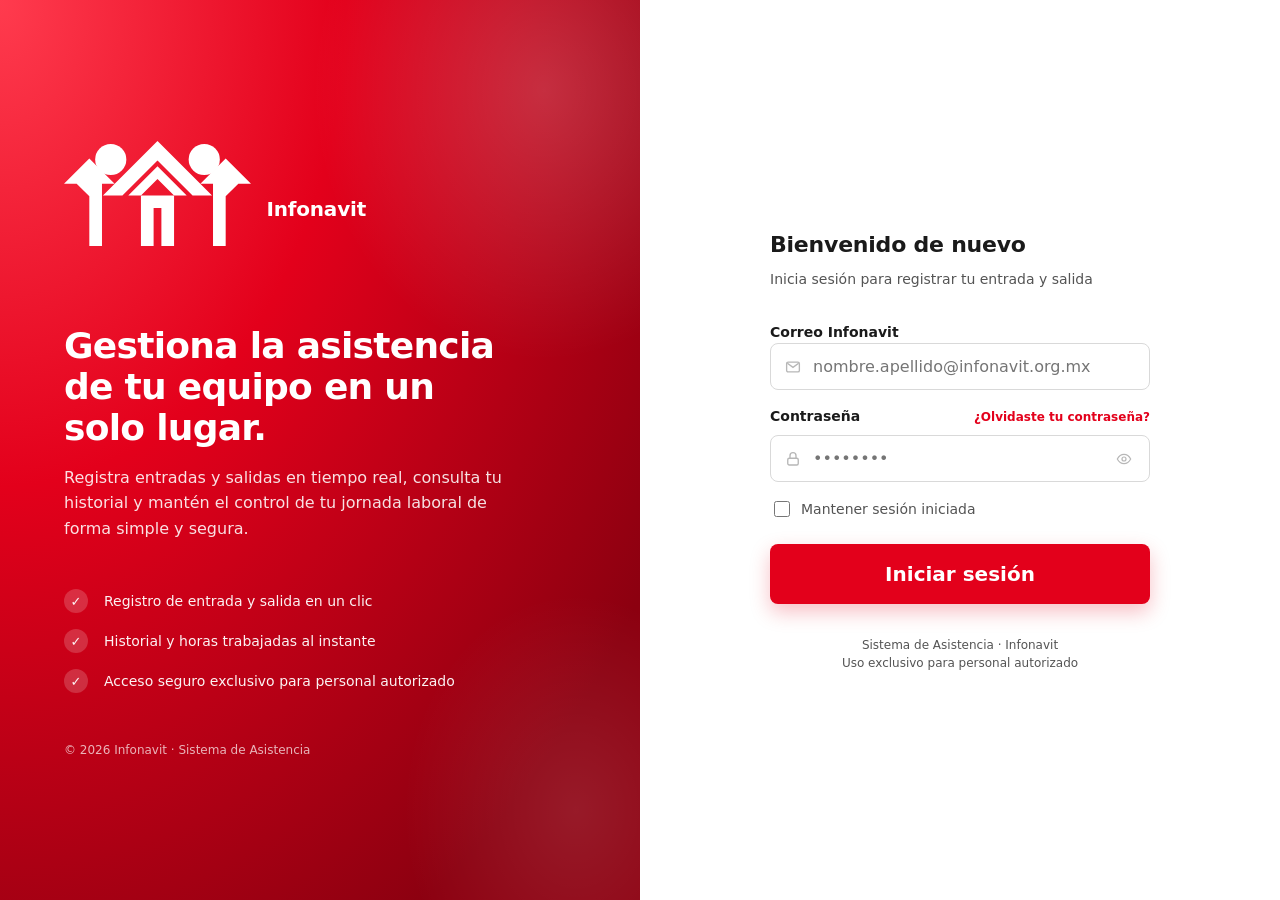
<file: index.html>
﻿<!DOCTYPE html>
<html lang="es">
<head>
<meta charset="UTF-8">
<meta name="viewport" content="width=device-width, initial-scale=1.0">
<title>Iniciar sesión · Asistencia Infonavit</title>
<link rel="stylesheet" href="styles.css">
</head>
<body>
<div class="auth-page">

  <div class="auth-brand-panel">
    <div class="auth-brand-glow"></div>
    <div class="auth-brand-content">
      <div class="auth-brand-logo">
        <img src="logo.svg" alt="Infonavit">
        <span>Infonavit</span>
      </div>

      <div class="auth-brand-copy">
        <h2>Gestiona la asistencia de tu equipo en un solo lugar.</h2>
        <p>Registra entradas y salidas en tiempo real, consulta tu historial y mantén el control de tu jornada laboral de forma simple y segura.</p>
      </div>

      <ul class="auth-brand-features">
        <li><span class="check">✓</span> Registro de entrada y salida en un clic</li>
        <li><span class="check">✓</span> Historial y horas trabajadas al instante</li>
        <li><span class="check">✓</span> Acceso seguro exclusivo para personal autorizado</li>
      </ul>

      <div class="auth-brand-footer">© 2026 Infonavit · Sistema de Asistencia</div>
    </div>
  </div>

  <div class="auth-form-panel">
    <div class="auth-form-wrap">

      <div class="auth-form-header">
        <div class="auth-mobile-logo"><img src="logo.svg" alt="Infonavit"></div>
        <h1>Bienvenido de nuevo</h1>
        <p class="subtitle">Inicia sesión para registrar tu entrada y salida</p>
      </div>

      <form id="login-form" novalidate>
        <div class="field field-icon">
          <label for="email">Correo Infonavit</label>
          <div class="input-wrap">
            <svg class="input-icon" viewBox="0 0 24 24" fill="none" stroke="currentColor" stroke-width="1.8"><rect x="3.5" y="5.5" width="17" height="13" rx="2"/><path d="M4.5 7 12 12.5 19.5 7"/></svg>
            <input type="email" id="email" name="email" placeholder="nombre.apellido@infonavit.org.mx" autocomplete="username" required>
          </div>
          <div class="field-error" id="email-error">Ingresa tu correo institucional de Infonavit.</div>
        </div>

        <div class="field field-icon">
          <div class="field-label-row">
            <label for="password">Contraseña</label>
            <a href="#" class="forgot-link">¿Olvidaste tu contraseña?</a>
          </div>
          <div class="input-wrap">
            <svg class="input-icon" viewBox="0 0 24 24" fill="none" stroke="currentColor" stroke-width="1.8"><rect x="5" y="11" width="14" height="9" rx="2"/><path d="M8 11V7.5a4 4 0 0 1 8 0V11"/></svg>
            <input type="password" id="password" name="password" placeholder="••••••••" autocomplete="current-password" required>
            <button type="button" class="input-toggle" id="toggle-password" aria-label="Mostrar contraseña">
              <svg viewBox="0 0 24 24" fill="none" stroke="currentColor" stroke-width="1.8"><path d="M2 12s3.6-7 10-7 10 7 10 7-3.6 7-10 7-10-7-10-7Z"/><circle cx="12" cy="12" r="3"/></svg>
            </button>
          </div>
          <div class="field-error" id="password-error">Ingresa tu contraseña.</div>
        </div>

        <label class="checkbox-row">
          <input type="checkbox" id="remember-me">
          <span>Mantener sesión iniciada</span>
        </label>

        <button type="submit" class="btn btn-primary btn-full btn-lg" id="login-submit">
          <span id="login-submit-text">Iniciar sesión</span>
        </button>
      </form>

      <div class="login-footer">
        Sistema de Asistencia · Infonavit<br>
        Uso exclusivo para personal autorizado
      </div>
    </div>
  </div>
</div>
<div id="toast" class="toast"></div>
<script src="app.js"></script>
<script src="login.js"></script>
</body>
</html>
</file>
<file: styles.css>
:root {
  /* Colores institucionales Infonavit */
  --color-infonavit-red: #E3001B;
  --color-infonavit-red-dark: #B50014;
  --color-infonavit-red-darker: #8C0010;
  --color-ink-black: #1a1a1a;
  --color-graphite: #545454;
  --color-steel: #707070;
  --color-silver: #b7b7b7;
  --color-ash: #d9d9d9;
  --color-fog: #ebebeb;
  --color-cloud: #f5f5f5;
  --color-paper: #ffffff;
  --color-success: #1e8e5a;
  --color-warning: #b5790a;

  /* Tipografia */
  --font-base: 'Inter', ui-sans-serif, system-ui, -apple-system, "Segoe UI", Roboto, sans-serif;
  --font-display: 'Manrope', var(--font-base);

  --text-caption: 12px;
  --text-body-sm: 14px;
  --text-body: 16px;
  --text-subheading: 20px;
  --text-heading-sm: 22px;
  --text-heading: 36px;
  --text-heading-lg: 46px;

  /* Espaciado */
  --spacing-8: 8px;
  --spacing-16: 16px;
  --spacing-24: 24px;
  --spacing-32: 32px;
  --spacing-40: 40px;
  --spacing-48: 48px;
  --spacing-64: 64px;
  --spacing-80: 80px;

  /* Radios */
  --radius: 8px;

  --page-max-width: 1200px;
}

* { box-sizing: border-box; }
[hidden] { display: none !important; }

html, body {
  margin: 0;
  padding: 0;
  background: var(--color-cloud);
  color: var(--color-ink-black);
  font-family: var(--font-base);
  font-size: var(--text-body);
  line-height: 1.5;
}

a { color: var(--color-infonavit-red); text-decoration: none; }
a:hover { color: var(--color-infonavit-red-dark); }

h1, h2, h3 {
  font-family: var(--font-display);
  font-weight: 700;
  letter-spacing: -0.01em;
  color: var(--color-ink-black);
  margin: 0;
}

button { font-family: var(--font-base); cursor: pointer; }

/* ---------- Layout helpers ---------- */
.container {
  max-width: var(--page-max-width);
  margin: 0 auto;
  padding: 0 var(--spacing-24);
}

/* ---------- Top Navigation ---------- */
.topnav {
  background: var(--color-paper);
  border-bottom: 1px solid var(--color-fog);
  height: 76px;
}
.topnav .container {
  height: 100%;
  display: flex;
  align-items: center;
  gap: var(--spacing-32);
}
.topnav-brand {
  display: flex;
  align-items: center;
  gap: var(--spacing-8);
}
.topnav-brand img { height: 42px; }
.topnav-brand span {
  font-family: var(--font-display);
  font-weight: 700;
  font-size: var(--text-subheading);
  color: var(--color-infonavit-red);
}
.topnav-links {
  display: flex;
  align-items: center;
  gap: var(--spacing-24);
}
.topnav-links a {
  font-size: var(--text-body-sm);
  font-weight: 600;
  color: var(--color-graphite);
}
.topnav-links a:hover { color: var(--color-ink-black); }
.topnav-links a.active { color: var(--color-infonavit-red); }
.topnav-user {
  display: flex;
  align-items: center;
  gap: var(--spacing-16);
  font-size: var(--text-body-sm);
  color: var(--color-graphite);
  margin-left: auto;
}
.topnav-user .avatar {
  width: 32px;
  height: 32px;
  border-radius: 50%;
  background: var(--color-infonavit-red);
  color: var(--color-paper);
  display: flex;
  align-items: center;
  justify-content: center;
  font-weight: 700;
  font-size: var(--text-caption);
}
.btn-link-logout {
  background: none;
  border: none;
  color: var(--color-graphite);
  font-size: var(--text-body-sm);
  font-weight: 600;
}
.btn-link-logout:hover { color: var(--color-infonavit-red); }

/* ---------- Módulos dropdown ---------- */
.topnav-modules {
  position: relative;
  display: flex;
  align-items: center;
}
.topnav-modules-btn {
  display: flex;
  align-items: center;
  gap: 6px;
  background: none;
  border: none;
  font-family: var(--font-base);
  font-size: var(--text-body-sm);
  font-weight: 600;
  color: var(--color-graphite);
  cursor: pointer;
  padding: 0;
  line-height: 1;
}
.topnav-modules-btn:hover { color: var(--color-ink-black); }
.topnav-modules-btn svg {
  width: 14px;
  height: 14px;
  transition: transform 0.18s ease;
}
.topnav-modules.open .topnav-modules-btn { color: var(--color-ink-black); }
.topnav-modules.open .topnav-modules-btn svg { transform: rotate(180deg); }
.topnav-modules-dropdown {
  position: absolute;
  top: calc(100% + 16px);
  right: 0;
  min-width: 180px;
  background: var(--color-paper);
  border: 1px solid var(--color-fog);
  border-radius: var(--radius);
  box-shadow: 0 4px 16px rgba(0,0,0,0.08);
  z-index: 200;
  overflow: hidden;
  display: none;
}
.topnav-modules.open .topnav-modules-dropdown { display: block; }
.topnav-modules-dropdown a {
  display: flex;
  align-items: center;
  gap: 10px;
  padding: 10px 16px;
  font-size: var(--text-body-sm);
  font-weight: 500;
  color: var(--color-graphite);
  border-bottom: 1px solid var(--color-fog);
}
.topnav-modules-dropdown a:last-child { border-bottom: none; }
.topnav-modules-dropdown a:hover {
  background: var(--color-cloud);
  color: var(--color-ink-black);
}
.topnav-modules-dropdown a svg {
  width: 16px;
  height: 16px;
  flex-shrink: 0;
  color: var(--color-infonavit-red);
}

/* ---------- Buttons ---------- */
.btn {
  display: inline-flex;
  align-items: center;
  justify-content: center;
  gap: var(--spacing-8);
  border-radius: var(--radius);
  padding: 12px 24px;
  font-weight: 700;
  font-size: var(--text-body);
  border: none;
  transition: background-color 0.15s ease, color 0.15s ease, border-color 0.15s ease;
}
.btn-primary {
  background: var(--color-infonavit-red);
  color: var(--color-paper);
}
.btn-primary:hover { background: var(--color-infonavit-red-dark); }
.btn-primary:disabled {
  background: var(--color-silver);
  cursor: not-allowed;
}
.btn-secondary {
  background: var(--color-paper);
  color: var(--color-ink-black);
  border: 1px solid var(--color-ink-black);
}
.btn-secondary:hover { background: var(--color-cloud); }
.btn-sm { height: 36px; padding: 0 14px; font-size: var(--text-caption); }
.btn-ghost {
  background: transparent;
  color: var(--color-paper);
  border: 1px solid var(--color-paper);
}
.btn-full { width: 100%; }
.btn-lg { padding: 18px 32px; font-size: var(--text-subheading); }

/* ---------- Auth / Login page (split-screen) ---------- */
.auth-page {
  min-height: 100vh;
  display: grid;
  grid-template-columns: minmax(0, 1fr) minmax(0, 1fr);
}
/* Left brand panel */
.auth-brand-panel {
  position: relative;
  background: radial-gradient(120% 120% at 0% 0%, #ff3b4e 0%, var(--color-infonavit-red) 45%, var(--color-infonavit-red-darker) 100%);
  color: var(--color-paper);
  display: flex;
  align-items: center;
  overflow: hidden;
  padding: var(--spacing-64);
}
.auth-brand-glow {
  position: absolute;
  inset: 0;
  background:
    radial-gradient(60% 50% at 85% 10%, rgba(255,255,255,0.18), transparent 60%),
    radial-gradient(45% 40% at 90% 90%, rgba(255,255,255,0.10), transparent 60%);
  pointer-events: none;
}
.auth-brand-content {
  position: relative;
  z-index: 1;
  display: flex;
  flex-direction: column;
  gap: var(--spacing-48);
  max-width: 460px;
}
.auth-brand-logo {
  display: flex;
  align-items: center;
  gap: var(--spacing-16);
}
.auth-brand-logo img {
  height: 136px;
  filter: brightness(0) invert(1);
}
.auth-brand-logo span {
  font-family: var(--font-display);
  font-weight: 700;
  font-size: var(--text-subheading);
  letter-spacing: -0.01em;
}
.auth-brand-copy h2 {
  color: var(--color-paper);
  font-size: var(--text-heading);
  line-height: 1.15;
  letter-spacing: -0.02em;
  margin-bottom: var(--spacing-16);
}
.auth-brand-copy p {
  margin: 0;
  color: rgba(255,255,255,0.88);
  font-size: var(--text-body);
  line-height: 1.6;
}
.auth-brand-features {
  list-style: none;
  margin: 0;
  padding: 0;
  display: flex;
  flex-direction: column;
  gap: var(--spacing-16);
}
.auth-brand-features li {
  display: flex;
  align-items: center;
  gap: var(--spacing-16);
  font-size: var(--text-body-sm);
  color: rgba(255,255,255,0.95);
}
.auth-brand-features .check {
  flex: 0 0 auto;
  width: 24px;
  height: 24px;
  border-radius: 50%;
  background: rgba(255,255,255,0.18);
  display: flex;
  align-items: center;
  justify-content: center;
  font-size: 13px;
  font-weight: 700;
}
.auth-brand-footer {
  font-size: var(--text-caption);
  color: rgba(255,255,255,0.7);
}

/* Right form panel */
.auth-form-panel {
  display: flex;
  align-items: center;
  justify-content: center;
  background: var(--color-paper);
  padding: var(--spacing-24);
}
.auth-form-wrap {
  width: 100%;
  max-width: 380px;
}
.auth-form-header { margin-bottom: var(--spacing-32); }
.auth-mobile-logo { display: none; margin-bottom: var(--spacing-24); }
.auth-mobile-logo img { height: 56px; }
@media (max-width: 980px) {
  .auth-mobile-logo { display: block; }
}
.auth-form-header h1 {
  font-size: var(--text-heading-sm);
  margin-bottom: var(--spacing-8);
}
.auth-form-header .subtitle {
  color: var(--color-graphite);
  font-size: var(--text-body-sm);
  margin: 0;
}

.field { margin-bottom: var(--spacing-16); }
.field-label-row {
  display: flex;
  align-items: baseline;
  justify-content: space-between;
  margin-bottom: var(--spacing-8);
}
.field label {
  display: block;
  font-size: var(--text-body-sm);
  font-weight: 600;
  color: var(--color-ink-black);
}
.field-label-row label { margin-bottom: 0; }
.forgot-link {
  font-size: var(--text-caption);
  font-weight: 600;
  color: var(--color-infonavit-red);
}
.field:not(.field-icon) label { margin-bottom: var(--spacing-8); }

.input-wrap {
  position: relative;
  display: flex;
  align-items: center;
}
.input-icon {
  position: absolute;
  left: 14px;
  width: 18px;
  height: 18px;
  color: var(--color-silver);
  pointer-events: none;
}
.field-icon input {
  width: 100%;
  padding: 13px 16px 13px 42px;
  border: 1px solid var(--color-ash);
  border-radius: var(--radius);
  font-size: var(--text-body);
  font-family: var(--font-base);
  background: var(--color-paper);
  color: var(--color-ink-black);
  transition: border-color 0.15s ease, box-shadow 0.15s ease;
}
.field-icon input:focus {
  outline: none;
  border-color: var(--color-infonavit-red);
  box-shadow: 0 0 0 3px rgba(227,0,27,0.12);
}
.field-icon input:focus ~ .input-icon,
.input-wrap:has(input:focus) .input-icon {
  color: var(--color-infonavit-red);
}
.input-toggle {
  position: absolute;
  right: 12px;
  width: 28px;
  height: 28px;
  border: none;
  background: transparent;
  color: var(--color-silver);
  display: flex;
  align-items: center;
  justify-content: center;
  border-radius: 6px;
}
.input-toggle svg { width: 18px; height: 18px; }
.input-toggle:hover { color: var(--color-graphite); background: var(--color-cloud); }
.field-icon input[type="password"],
.field-icon input[type="text"].has-toggle { padding-right: 42px; }

.field-error {
  color: var(--color-infonavit-red-dark);
  font-size: var(--text-caption);
  margin-top: var(--spacing-8);
  display: none;
}
.field-error.show { display: block; }

.checkbox-row {
  display: flex;
  align-items: center;
  gap: var(--spacing-8);
  font-size: var(--text-body-sm);
  color: var(--color-graphite);
  margin-bottom: var(--spacing-24);
  cursor: pointer;
  user-select: none;
}
.checkbox-row input[type="checkbox"] {
  width: 16px;
  height: 16px;
  accent-color: var(--color-infonavit-red);
}

.btn-primary.btn-lg {
  box-shadow: 0 8px 20px rgba(227,0,27,0.25);
}
.btn-primary.btn-lg:hover { box-shadow: 0 8px 20px rgba(227,0,27,0.32); }

.login-footer {
  text-align: center;
  margin-top: var(--spacing-32);
  font-size: var(--text-caption);
  color: var(--color-graphite);
}

/* ---------- Dashboard ---------- */
.page-body {
  padding: var(--spacing-32) 0 var(--spacing-80);
}
.page-header {
  margin-bottom: var(--spacing-32);
}
.page-header h1 { font-size: var(--text-heading); margin-bottom: var(--spacing-8); }
.page-header .meta { color: var(--color-graphite); font-size: var(--text-body-sm); }

.grid {
  display: grid;
  gap: var(--spacing-24);
}
.grid-clock-actions {
  grid-template-columns: 1.1fr 1fr;
  align-items: stretch;
  margin-bottom: var(--spacing-32);
}
@media (max-width: 840px) {
  .grid-clock-actions { grid-template-columns: 1fr; }
}

.card {
  background: var(--color-paper);
  border: 1px solid var(--color-fog);
  border-radius: var(--radius);
  padding: var(--spacing-32);
}

/* Clock card */
.clock-card {
  display: flex;
  flex-direction: column;
  justify-content: center;
  align-items: center;
  text-align: center;
}
.clock-time {
  font-family: var(--font-display);
  font-weight: 700;
  font-size: var(--text-heading-lg);
  letter-spacing: -0.02em;
  color: var(--color-ink-black);
}
.clock-date {
  color: var(--color-graphite);
  font-size: var(--text-body);
  margin-top: var(--spacing-8);
  text-transform: capitalize;
}
.status-pill {
  margin-top: var(--spacing-16);
  display: inline-flex;
  align-items: center;
  gap: var(--spacing-8);
  padding: 6px 16px;
  border-radius: var(--radius);
  font-size: var(--text-body-sm);
  font-weight: 700;
}
.status-pill.in { background: #e6f4ed; color: var(--color-success); }
.status-pill.out { background: var(--color-fog); color: var(--color-graphite); }
.status-pill .dot { width: 8px; height: 8px; border-radius: 50%; background: currentColor; }

/* Actions card */
.actions-card {
  display: flex;
  flex-direction: column;
  justify-content: center;
  gap: var(--spacing-16);
}
.actions-card h3 {
  font-size: var(--text-subheading);
  margin-bottom: var(--spacing-8);
}
.btn-checkin {
  background: var(--color-infonavit-red);
  color: var(--color-paper);
}
.btn-checkin:hover { background: var(--color-infonavit-red-dark); }
.btn-checkout {
  background: var(--color-ink-black);
  color: var(--color-paper);
}
.btn-checkout:hover { background: #000; }
.btn-checkin:disabled, .btn-checkout:disabled {
  background: var(--color-ash);
  color: var(--color-steel);
  cursor: not-allowed;
}

/* Stat cards row */
.stats-row {
  grid-template-columns: repeat(4, 1fr);
  margin-bottom: var(--spacing-32);
}
@media (max-width: 900px) {
  .stats-row { grid-template-columns: repeat(2, 1fr); }
}
.stat-card {
  background: var(--color-paper);
  border: 1px solid var(--color-fog);
  border-radius: var(--radius);
  padding: var(--spacing-24);
}
.stat-card .label {
  font-size: var(--text-caption);
  color: var(--color-graphite);
  font-weight: 600;
  text-transform: uppercase;
  letter-spacing: 0.04em;
  margin-bottom: var(--spacing-8);
}
.stat-card .value {
  font-family: var(--font-display);
  font-weight: 700;
  font-size: var(--text-heading-sm);
  color: var(--color-infonavit-red);
}

/* History table */
.section-title {
  font-size: var(--text-subheading);
  margin-bottom: var(--spacing-16);
}
.table-card {
  background: var(--color-paper);
  border: 1px solid var(--color-fog);
  border-radius: var(--radius);
  overflow: hidden;
}
table { width: 100%; border-collapse: collapse; }
thead th {
  text-align: left;
  font-size: var(--text-caption);
  text-transform: uppercase;
  letter-spacing: 0.04em;
  color: var(--color-graphite);
  font-weight: 700;
  padding: var(--spacing-16) var(--spacing-24);
  border-bottom: 1px solid var(--color-fog);
  background: var(--color-cloud);
}
tbody td {
  padding: var(--spacing-16) var(--spacing-24);
  border-bottom: 1px solid var(--color-fog);
  font-size: var(--text-body-sm);
  color: var(--color-ink-black);
}
tbody tr:last-child td { border-bottom: none; }
.badge {
  display: inline-block;
  padding: 4px 10px;
  border-radius: var(--radius);
  font-size: var(--text-caption);
  font-weight: 700;
}
.badge.entrada { background: #e6f4ed; color: var(--color-success); }
.badge.salida { background: var(--color-fog); color: var(--color-graphite); }
.badge-warning  { background: #fff3cd; color: #7a5800; }
.badge-info     { background: #dbeafe; color: #1e40af; }
.badge-success  { background: #e6f4ed; color: var(--color-success); }
.badge-danger   { background: #fee2e2; color: #b91c1c; }

/* ---------- Vacaciones: estadísticas ---------- */
.vac-stats-row {
  display: grid;
  grid-template-columns: repeat(3, 1fr);
  gap: var(--spacing-16);
  margin-bottom: var(--spacing-24);
}
.vac-stat-card {
  background: var(--color-paper);
  border: 1px solid var(--color-fog);
  border-radius: var(--radius);
  padding: var(--spacing-24);
  text-align: center;
}
.vac-stat-card .label {
  font-size: var(--text-caption);
  text-transform: uppercase;
  letter-spacing: 0.06em;
  color: var(--color-steel);
  margin-bottom: 8px;
}
.vac-stat-card .value {
  font-family: var(--font-display);
  font-size: 40px;
  font-weight: 800;
  line-height: 1;
  color: var(--color-ink-black);
}
.vac-stat-card.highlight .value { color: var(--color-infonavit-red); }

/* ---------- Vacaciones: calendario ---------- */
.vac-calendar-card {
  background: var(--color-paper);
  border: 1px solid var(--color-fog);
  border-radius: 16px;
  overflow: hidden;
  margin-bottom: var(--spacing-24);
}
.vac-calendar-header {
  background: linear-gradient(135deg, var(--color-infonavit-red) 0%, var(--color-infonavit-red-dark) 100%);
  padding: 16px 20px;
}
.vac-calendar-nav {
  display: flex;
  align-items: center;
  justify-content: space-between;
  margin-bottom: 8px;
}
.vac-calendar-nav h3 {
  font-size: var(--text-body);
  font-family: var(--font-display);
  text-transform: capitalize;
  color: #fff;
  letter-spacing: -0.01em;
}
.vac-cal-nav-btn {
  background: rgba(255,255,255,0.15);
  border: 1px solid rgba(255,255,255,0.25);
  border-radius: 6px;
  width: 28px;
  height: 28px;
  display: flex;
  align-items: center;
  justify-content: center;
  cursor: pointer;
  color: #fff;
  transition: background 0.15s;
}
.vac-cal-nav-btn:hover { background: rgba(255,255,255,0.28); }
.vac-cal-today-banner {
  font-size: 11px;
  color: rgba(255,255,255,0.7);
  text-transform: capitalize;
}
.vac-cal-body {
  padding: 10px 14px 14px;
}
.vac-cal-grid {
  display: grid;
  grid-template-columns: repeat(7, 1fr);
  gap: 2px;
}
.vac-cal-header {
  font-size: 10px;
  font-weight: 700;
  color: var(--color-steel);
  text-align: center;
  padding: 6px 0;
  text-transform: uppercase;
  letter-spacing: 0.06em;
}
.vac-cal-day {
  position: relative;
  aspect-ratio: 1;
  display: flex;
  flex-direction: column;
  align-items: center;
  justify-content: center;
  border-radius: 7px;
  font-size: 12px;
  font-weight: 500;
  color: var(--color-ink-black);
  cursor: default;
  transition: background 0.12s;
  gap: 2px;
}
.vac-cal-day.clickable {
  cursor: pointer;
}
.vac-cal-day.clickable:hover:not(.vac-approved):not(.vac-pending):not(.vac-approved-manager) {
  background: var(--color-fog);
}
.vac-cal-day .day-num { line-height: 1; }
.vac-cal-day .day-dot {
  width: 4px;
  height: 4px;
  border-radius: 50%;
  display: none;
}
.vac-cal-day.other-month { color: var(--color-ash); }
.vac-cal-day.weekend { color: var(--color-silver); }
.vac-cal-day.today .day-num {
  background: var(--color-infonavit-red);
  color: #fff;
  width: 28px;
  height: 28px;
  border-radius: 50%;
  display: flex;
  align-items: center;
  justify-content: center;
  font-weight: 700;
}
.vac-cal-day.vac-approved {
  background: #fff1f1;
}
.vac-cal-day.vac-approved .day-num { color: var(--color-infonavit-red); font-weight: 700; }
.vac-cal-day.vac-approved .day-dot { display: block; background: var(--color-infonavit-red); }
.vac-cal-day.vac-pending {
  background: #fffbeb;
}
.vac-cal-day.vac-pending .day-num { color: #92400e; font-weight: 700; }
.vac-cal-day.vac-pending .day-dot { display: block; background: #f59e0b; }
.vac-cal-day.vac-approved-manager {
  background: #eff6ff;
}
.vac-cal-day.vac-approved-manager .day-num { color: #1d4ed8; font-weight: 700; }
.vac-cal-day.vac-approved-manager .day-dot { display: block; background: #3b82f6; }

/* ---------- Vacaciones: leyenda ---------- */
.vac-legend {
  display: flex;
  flex-wrap: wrap;
  gap: var(--spacing-16);
  padding: var(--spacing-16) var(--spacing-24);
  border-top: 1px solid var(--color-fog);
  font-size: var(--text-caption);
  color: var(--color-graphite);
}
.vac-legend-item { display: flex; align-items: center; gap: 6px; }
.vac-legend-dot {
  width: 10px;
  height: 10px;
  border-radius: 50%;
  flex-shrink: 0;
}

/* ---------- Vacaciones: form campos ---------- */
.form-field {
  display: flex;
  flex-direction: column;
  gap: 6px;
  margin-bottom: var(--spacing-16);
}
.form-field label {
  font-size: var(--text-body-sm);
  font-weight: 600;
  color: var(--color-graphite);
}
.form-field input,
.form-field textarea,
.form-field select {
  border: 1px solid var(--color-ash);
  border-radius: var(--radius);
  padding: 10px 12px;
  font-size: var(--text-body-sm);
  font-family: var(--font-base);
  color: var(--color-ink-black);
  background: var(--color-paper);
}
.form-field input:focus,
.form-field textarea:focus {
  outline: none;
  border-color: var(--color-infonavit-red);
}
.form-field textarea { resize: vertical; min-height: 80px; }
.form-hint {
  font-size: var(--text-caption);
  color: var(--color-steel);
  margin-top: -8px;
  margin-bottom: var(--spacing-16);
}
.form-field-row {
  display: grid;
  grid-template-columns: 1fr 1fr;
  gap: var(--spacing-16);
}

/* ---------- Vacaciones: aprobaciones ---------- */
.approval-card {
  background: var(--color-paper);
  border: 1px solid var(--color-fog);
  border-radius: var(--radius);
  padding: var(--spacing-24);
  margin-bottom: var(--spacing-16);
}
.approval-card-header {
  display: flex;
  align-items: flex-start;
  justify-content: space-between;
  gap: var(--spacing-16);
  margin-bottom: var(--spacing-16);
}
.approval-card-employee strong { display: block; font-size: var(--text-body); }
.approval-card-employee span { font-size: var(--text-body-sm); color: var(--color-steel); }
.approval-card-dates {
  font-size: var(--text-body-sm);
  color: var(--color-graphite);
  margin-bottom: 8px;
}
.approval-card-dates strong { color: var(--color-ink-black); }
.approval-card-reason {
  font-size: var(--text-body-sm);
  color: var(--color-graphite);
  font-style: italic;
  margin-bottom: var(--spacing-16);
}
.approval-card-actions {
  display: flex;
  gap: var(--spacing-8);
  flex-wrap: wrap;
}
.approval-step-label {
  font-size: var(--text-caption);
  color: var(--color-steel);
  margin-bottom: var(--spacing-16);
  display: flex;
  align-items: center;
  gap: 8px;
}
.approval-step-label::before {
  content: '';
  display: inline-block;
  width: 8px;
  height: 8px;
  border-radius: 50%;
  background: var(--color-infonavit-red);
  flex-shrink: 0;
}
.approvals-empty {
  text-align: center;
  padding: var(--spacing-64) var(--spacing-24);
  color: var(--color-steel);
  background: var(--color-paper);
  border: 1px solid var(--color-fog);
  border-radius: var(--radius);
}
.approvals-empty svg { display: block; margin: 0 auto var(--spacing-16); opacity: 0.3; }
.rejection-field { margin-top: var(--spacing-16); display: none; }
.rejection-field.visible { display: flex; flex-direction: column; gap: 6px; }

/* ---------- Vacaciones: modal reject ---------- */
.modal-card-reject { max-width: 400px; }
.page-header-actions {
  display: flex;
  align-items: center;
  justify-content: space-between;
  gap: var(--spacing-16);
  margin-bottom: var(--spacing-24);
}
.page-header-actions .page-header { margin-bottom: 0; }

/* ---------- RH: selector de tipo de movimiento ---------- */
.hr-type-grid {
  display: grid;
  grid-template-columns: repeat(4, 1fr);
  gap: var(--spacing-16);
  margin-bottom: var(--spacing-24);
}
.hr-type-card {
  border: 2px solid var(--color-fog);
  border-radius: var(--radius);
  padding: var(--spacing-24) var(--spacing-16);
  text-align: center;
  cursor: pointer;
  background: var(--color-paper);
  transition: border-color 0.15s, background 0.15s;
}
.hr-type-card:hover { border-color: var(--color-ash); background: var(--color-cloud); }
.hr-type-card.selected {
  border-color: var(--color-infonavit-red);
  background: #fff1f1;
}
.hr-type-card input[type="radio"] { display: none; }
.hr-type-icon {
  width: 48px;
  height: 48px;
  border-radius: 50%;
  display: flex;
  align-items: center;
  justify-content: center;
  margin: 0 auto var(--spacing-8);
}
.hr-type-icon svg { width: 22px; height: 22px; }
.hr-type-card .hr-type-name {
  font-weight: 700;
  font-size: var(--text-body-sm);
  color: var(--color-ink-black);
  display: block;
  margin-bottom: 4px;
}
.hr-type-card .hr-type-desc {
  font-size: var(--text-caption);
  color: var(--color-steel);
  line-height: 1.4;
}
.hr-type-card.selected .hr-type-name { color: var(--color-infonavit-red); }

/* RH: secciones del formulario dinámico */
.hr-form-section { display: none; }
.hr-form-section.active { display: block; }
.hr-form-divider {
  font-size: var(--text-caption);
  font-weight: 700;
  text-transform: uppercase;
  letter-spacing: 0.07em;
  color: var(--color-steel);
  border-bottom: 1px solid var(--color-fog);
  padding-bottom: 8px;
  margin: var(--spacing-24) 0 var(--spacing-16);
}

/* RH: tabla de movimientos */
.hr-type-badge { display: inline-flex; align-items: center; gap: 6px; }
.hr-employee-meta strong { display: block; }
.hr-employee-meta span { font-size: 12px; color: var(--color-steel); }

/* ---------- Expediente: directorio ---------- */
.employee-grid {
  display: grid;
  grid-template-columns: repeat(auto-fill, minmax(280px, 1fr));
  gap: var(--spacing-16);
  margin-top: var(--spacing-8);
}
.employee-card {
  background: var(--color-paper);
  border: 1px solid var(--color-fog);
  border-radius: var(--radius);
  padding: var(--spacing-16) var(--spacing-20, 20px);
  display: flex;
  align-items: center;
  gap: var(--spacing-16);
  cursor: pointer;
  transition: border-color 0.15s, box-shadow 0.15s;
  text-decoration: none;
  color: inherit;
}
.employee-card:hover {
  border-color: var(--color-infonavit-red);
  box-shadow: 0 2px 12px rgba(227,0,27,0.08);
}
.employee-card .avatar-lg {
  width: 48px;
  height: 48px;
  border-radius: 50%;
  background: var(--color-infonavit-red);
  color: #fff;
  display: flex;
  align-items: center;
  justify-content: center;
  font-weight: 700;
  font-size: var(--text-body-sm);
  flex-shrink: 0;
}
.employee-card.inactive .avatar-lg { background: var(--color-silver); }
.employee-card-info strong { display: block; font-size: var(--text-body-sm); font-weight: 600; }
.employee-card-info span { font-size: var(--text-caption); color: var(--color-steel); }
.employee-card-meta { margin-top: 2px; font-size: var(--text-caption); color: var(--color-graphite); }
.badge-inactive { background: var(--color-fog); color: var(--color-steel); }
.badge-active   { background: #e6f4ed; color: var(--color-success); }

/* ---------- Expediente: perfil ---------- */
.profile-header {
  background: var(--color-paper);
  border: 1px solid var(--color-fog);
  border-radius: var(--radius);
  padding: var(--spacing-24) var(--spacing-32);
  display: flex;
  align-items: center;
  gap: var(--spacing-24);
  margin-bottom: var(--spacing-24);
}
.profile-avatar {
  width: 72px;
  height: 72px;
  border-radius: 50%;
  background: var(--color-infonavit-red);
  color: #fff;
  display: flex;
  align-items: center;
  justify-content: center;
  font-weight: 800;
  font-size: 28px;
  flex-shrink: 0;
}
.profile-avatar.inactive { background: var(--color-silver); }
.profile-info h2 { font-size: var(--text-heading-sm); margin-bottom: 4px; }
.profile-info .profile-email { font-size: var(--text-body-sm); color: var(--color-steel); margin-bottom: 8px; }
.profile-info .profile-tags { display: flex; gap: 8px; flex-wrap: wrap; }
.profile-header-actions { margin-left: auto; display: flex; gap: 8px; }

/* ---------- Tabs ---------- */
.tabs {
  display: flex;
  border-bottom: 2px solid var(--color-fog);
  margin-bottom: var(--spacing-24);
  gap: 0;
  overflow-x: auto;
}
.tab-btn {
  background: none;
  border: none;
  border-bottom: 2px solid transparent;
  margin-bottom: -2px;
  padding: 10px 20px;
  font-family: var(--font-base);
  font-size: var(--text-body-sm);
  font-weight: 600;
  color: var(--color-graphite);
  cursor: pointer;
  white-space: nowrap;
  transition: color 0.15s, border-color 0.15s;
}
.tab-btn:hover { color: var(--color-ink-black); }
.tab-btn.active { color: var(--color-infonavit-red); border-bottom-color: var(--color-infonavit-red); }
.tab-panel { display: none; }
.tab-panel.active { display: block; }

/* ---------- Perfil: sección de datos ---------- */
.profile-section {
  background: var(--color-paper);
  border: 1px solid var(--color-fog);
  border-radius: var(--radius);
  padding: var(--spacing-24);
  margin-bottom: var(--spacing-16);
}
.profile-section h4 {
  font-size: var(--text-body-sm);
  font-weight: 700;
  text-transform: uppercase;
  letter-spacing: 0.06em;
  color: var(--color-steel);
  margin-bottom: var(--spacing-16);
  padding-bottom: 8px;
  border-bottom: 1px solid var(--color-fog);
}
.profile-fields {
  display: grid;
  grid-template-columns: repeat(2, 1fr);
  gap: var(--spacing-16);
}
.profile-field label {
  display: block;
  font-size: var(--text-caption);
  font-weight: 700;
  text-transform: uppercase;
  letter-spacing: 0.06em;
  color: var(--color-steel);
  margin-bottom: 4px;
}
.profile-field .field-value {
  font-size: var(--text-body-sm);
  color: var(--color-ink-black);
}
.profile-field .field-value.empty { color: var(--color-silver); font-style: italic; }
.profile-field input,
.profile-field select {
  width: 100%;
  border: 1px solid var(--color-ash);
  border-radius: var(--radius);
  padding: 8px 10px;
  font-size: var(--text-body-sm);
  font-family: var(--font-base);
  display: none;
}
.profile-editing .profile-field .field-value { display: none; }
.profile-editing .profile-field input,
.profile-editing .profile-field select { display: block; }
.profile-edit-actions { display: none; justify-content: flex-end; gap: 8px; margin-top: var(--spacing-16); }
.profile-editing .profile-edit-actions { display: flex; }

/* ---------- Comisiones: card ---------- */
.commission-card {
  background: var(--color-paper);
  border: 1px solid var(--color-fog);
  border-radius: var(--radius);
  padding: var(--spacing-20, 20px) var(--spacing-24);
  margin-bottom: var(--spacing-16);
}
.commission-card-header {
  display: flex;
  align-items: flex-start;
  justify-content: space-between;
  gap: var(--spacing-16);
  margin-bottom: 12px;
}
.commission-destination {
  font-weight: 700;
  font-size: var(--text-body);
  color: var(--color-ink-black);
}
.commission-meta {
  font-size: var(--text-body-sm);
  color: var(--color-graphite);
  margin-bottom: 6px;
}
.commission-purpose {
  font-size: var(--text-body-sm);
  color: var(--color-graphite);
  font-style: italic;
  margin-bottom: var(--spacing-16);
}
.commission-step-label {
  font-size: var(--text-caption);
  color: var(--color-steel);
  margin-bottom: var(--spacing-16);
  display: flex;
  align-items: center;
  gap: 8px;
}
.commission-step-label::before {
  content: '';
  display: inline-block;
  width: 8px; height: 8px;
  border-radius: 50%;
  background: var(--color-infonavit-red);
  flex-shrink: 0;
}
.empty-row td {
  text-align: center;
  color: var(--color-steel);
  padding: var(--spacing-40);
}

.toast {
  position: fixed;
  bottom: var(--spacing-24);
  right: var(--spacing-24);
  background: var(--color-ink-black);
  color: var(--color-paper);
  padding: 14px 20px;
  border-radius: var(--radius);
  font-size: var(--text-body-sm);
  font-weight: 600;
  opacity: 0;
  transform: translateY(10px);
  transition: opacity 0.2s ease, transform 0.2s ease;
  pointer-events: none;
}
.toast.show { opacity: 1; transform: translateY(0); }
.toast.success { background: var(--color-success); }
.toast.error { background: var(--color-infonavit-red-dark); }

@media (max-width: 980px) {
  .auth-page { grid-template-columns: 1fr; }
  .auth-brand-panel { display: none; }
}

/* ---------- Photo thumbnail / detail link (history table) ---------- */
.photo-thumb {
  width: 40px;
  height: 40px;
  border-radius: var(--radius);
  border: 1px solid var(--color-fog);
  padding: 0;
  overflow: hidden;
  background: var(--color-cloud);
  display: flex;
  align-items: center;
  justify-content: center;
}
.photo-thumb img {
  width: 100%;
  height: 100%;
  object-fit: cover;
  display: block;
}
.photo-thumb-empty {
  color: var(--color-silver);
  font-size: var(--text-caption);
  cursor: default;
}
.link-btn {
  background: none;
  border: none;
  padding: 0;
  color: var(--color-infonavit-red);
  font-weight: 600;
  font-size: var(--text-body-sm);
}
.link-btn:hover { color: var(--color-infonavit-red-dark); text-decoration: underline; }

/* ---------- Modals ---------- */
.modal-overlay {
  position: fixed;
  inset: 0;
  background: rgba(15, 15, 15, 0.55);
  display: flex;
  align-items: center;
  justify-content: center;
  padding: var(--spacing-24);
  z-index: 100;
}
.modal-overlay[hidden] { display: none; }
.modal-card {
  background: var(--color-paper);
  border-radius: var(--radius);
  width: 100%;
  max-width: 440px;
  max-height: 90vh;
  overflow-y: auto;
  box-shadow: 0 20px 50px rgba(0,0,0,0.25);
}
.modal-card-sm { max-width: 380px; }
.modal-header {
  display: flex;
  align-items: center;
  justify-content: space-between;
  padding: var(--spacing-24) var(--spacing-24) 0;
}
.modal-header h3 {
  font-size: var(--text-subheading);
}
.modal-close {
  background: none;
  border: none;
  font-size: 24px;
  line-height: 1;
  color: var(--color-graphite);
  padding: 4px;
}
.modal-close:hover { color: var(--color-ink-black); }
.modal-body { padding: var(--spacing-24); }
.modal-footer {
  display: flex;
  justify-content: flex-end;
  gap: var(--spacing-16);
  padding: 0 var(--spacing-24) var(--spacing-24);
}
.modal-footer .btn { padding: 10px 20px; font-size: var(--text-body-sm); }

/* Camera capture */
.camera-frame {
  position: relative;
  width: 100%;
  aspect-ratio: 4 / 3;
  background: var(--color-ink-black);
  border-radius: var(--radius);
  overflow: hidden;
  margin-bottom: var(--spacing-16);
}
.camera-frame video,
.camera-frame .captured-photo {
  width: 100%;
  height: 100%;
  object-fit: cover;
  transform: scaleX(-1);
}
.camera-frame .captured-photo { transform: none; }
.camera-overlay-msg {
  position: absolute;
  inset: 0;
  display: flex;
  align-items: center;
  justify-content: center;
  text-align: center;
  padding: var(--spacing-16);
  color: var(--color-paper);
  font-size: var(--text-body-sm);
  background: rgba(0,0,0,0.35);
}
.capture-actions {
  display: flex;
  gap: var(--spacing-16);
  margin-bottom: var(--spacing-24);
}
.capture-actions .btn { flex: 1; padding: 10px 16px; font-size: var(--text-body-sm); }

.meta-list {
  display: flex;
  flex-direction: column;
  gap: var(--spacing-8);
  border-top: 1px solid var(--color-fog);
  padding-top: var(--spacing-16);
}
.meta-row {
  display: flex;
  align-items: baseline;
  justify-content: space-between;
  gap: var(--spacing-16);
}
.meta-label {
  font-size: var(--text-caption);
  color: var(--color-graphite);
  font-weight: 600;
  text-transform: uppercase;
  letter-spacing: 0.04em;
  flex: 0 0 auto;
}
.meta-value {
  font-size: var(--text-body-sm);
  color: var(--color-ink-black);
  text-align: right;
}
.meta-value-group {
  display: flex;
  align-items: center;
  gap: var(--spacing-8);
  flex-wrap: wrap;
  justify-content: flex-end;
}
.meta-value-group .link-btn { font-size: var(--text-caption); }

.detail-photo {
  width: 100%;
  border-radius: var(--radius);
  margin-bottom: var(--spacing-16);
  border: 1px solid var(--color-fog);
}

/* Map viewer */
.map-frame {
  width: 100%;
  aspect-ratio: 4 / 3;
  border-radius: var(--radius);
  overflow: hidden;
  border: 1px solid var(--color-fog);
  margin-bottom: var(--spacing-16);
}
.map-frame iframe {
  width: 100%;
  height: 100%;
  border: none;
}
.map-coords {
  text-align: center;
  font-size: var(--text-caption);
  color: var(--color-graphite);
}

/* ---------- Report filters ---------- */
.filters-card {
  margin-bottom: var(--spacing-32);
  padding: var(--spacing-24);
}
.filters-row {
  display: flex;
  align-items: flex-end;
  gap: var(--spacing-16);
  flex-wrap: wrap;
}
.filter-field {
  display: flex;
  flex-direction: column;
  gap: var(--spacing-8);
}
.filter-field label {
  font-size: var(--text-caption);
  font-weight: 600;
  color: var(--color-graphite);
  text-transform: uppercase;
  letter-spacing: 0.04em;
}
.filter-field input {
  padding: 10px 14px;
  border: 1px solid var(--color-ash);
  border-radius: var(--radius);
  font-size: var(--text-body-sm);
  font-family: var(--font-base);
  color: var(--color-ink-black);
  background: var(--color-paper);
}
.filter-field input:focus {
  outline: none;
  border-color: var(--color-infonavit-red);
  box-shadow: 0 0 0 3px rgba(227,0,27,0.12);
}
.filter-field-grow { flex: 1; min-width: 220px; }
.filters-row .btn {
  padding: 10px 20px;
  font-size: var(--text-body-sm);
}
.filters-row .btn-primary { margin-left: auto; }

/* ---------- Indicators / charts ---------- */
.charts-row {
  grid-template-columns: 1.6fr 1fr;
  margin-bottom: var(--spacing-32);
  align-items: stretch;
}
@media (max-width: 900px) {
  .charts-row { grid-template-columns: 1fr; }
}
.chart-card { margin-bottom: var(--spacing-32); }
.charts-row .chart-card { margin-bottom: 0; }
.chart-title {
  font-size: var(--text-subheading);
  margin-bottom: var(--spacing-24);
}
.chart-frame {
  position: relative;
  height: 280px;
}
.chart-frame-wide { height: 320px; }

/* ---------- Report table ---------- */
.employee-cell .employee-name {
  display: block;
  font-weight: 600;
  color: var(--color-ink-black);
}
.employee-cell .employee-email {
  display: block;
  font-size: var(--text-caption);
  color: var(--color-graphite);
}

/* ---------- Detail subsections (entrada/salida) ---------- */
.detail-subsection {
  padding-bottom: var(--spacing-16);
  margin-bottom: var(--spacing-16);
  border-bottom: 1px solid var(--color-fog);
}
.detail-subsection:last-child {
  border-bottom: none;
  margin-bottom: 0;
  padding-bottom: 0;
}
.detail-subsection h4 {
  font-size: var(--text-body-sm);
  font-weight: 700;
  margin-bottom: var(--spacing-16);
}
.detail-subsection .detail-photo { margin-bottom: var(--spacing-16); }
.detail-subsection .empty-note {
  color: var(--color-steel);
  font-size: var(--text-body-sm);
}
</file>
